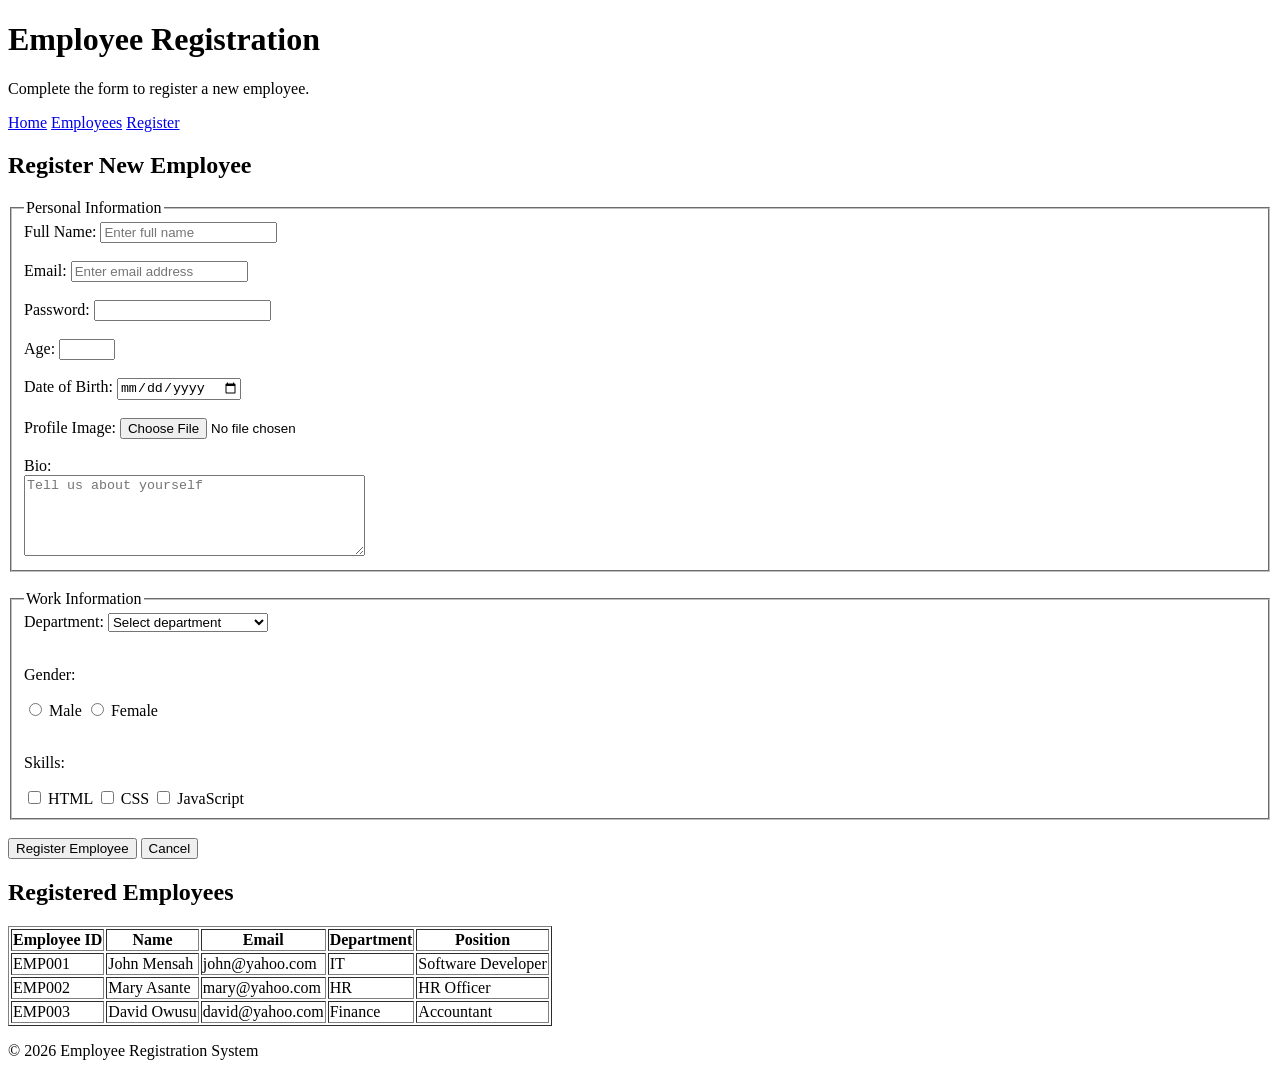
<file: index.html>
<!DOCTYPE html>
<html>
<head>
    <meta charset="UTF-8">
    <meta name="viewport" content="width=device-width, initial-scale=1.0">
    <title>Employee Registration</title>

    

</head>
<body>

    <!-- Header -->
    <header>
        <h1>Employee Registration</h1>
        <p>Complete the form to register a new employee.</p>
    </header>

    <!-- Navigation -->
    <nav>
        <a href="#">Home</a>
        <a href="#">Employees</a>
        <a href="#">Register</a>
    </nav>

    <!-- Main Content -->
    <main>

        <!-- Employee Registration Form -->
        <section>
            <h2>Register New Employee</h2>

            <form>

                <fieldset>
                    <legend>Personal Information</legend>

                    <label for="fullname">Full Name:</label>
                    <input type="text" id="fullname" name="fullname"
                           placeholder="Enter full name" required>

                    <br><br>

                    <label for="email">Email:</label>
                    <input type="email" id="email" name="email"
                           placeholder="Enter email address" required>

                    <br><br>

                    <label for="password">Password:</label>
                    <input type="password" id="password" name="password"
                           minlength="8" required>

                    <br><br>

                    <label for="age">Age:</label>
                    <input type="number" id="age" name="age"
                           min="18" max="100" required>

                    <br><br>

                    <label for="date">Date of Birth:</label>
                    <input type="date" id="date" name="date">

                    <br><br>

                    <label for="profile">Profile Image:</label>
                    <input type="file" id="profile" name="profile">

                    <br><br>

                    <label for="bio">Bio:</label>
                    <br>
                    <textarea id="bio" name="bio"
                              placeholder="Tell us about yourself"
                              rows="5" cols="40"></textarea>

                </fieldset>

                <br>

                <!-- Department -->
                <fieldset>
                    <legend>Work Information</legend>

                    <label for="department">Department:</label>

                    <select id="department" name="department" required>
                        <option value="">Select department</option>
                        <option value="it">Information Technology</option>
                        <option value="hr">Human Resources</option>
                        <option value="finance">Finance</option>
                        <option value="marketing">Marketing</option>
                    </select>

                    <br><br>

                    <!-- Gender -->
                    <p>Gender:</p>

                    <input type="radio" id="male" name="gender" value="male">
                    <label for="male">Male</label>

                    <input type="radio" id="female" name="gender" value="female">
                    <label for="female">Female</label>

                    <br><br>

                    <!-- Skills -->
                    <p>Skills:</p>

                    <input type="checkbox" id="html" name="skills" value="html">
                    <label for="html">HTML</label>

                    <input type="checkbox" id="css" name="skills" value="css">
                    <label for="css">CSS</label>

                    <input type="checkbox" id="javascript" name="skills" value="javascript">
                    <label for="javascript">JavaScript</label>

                </fieldset>

                <br>

                <!-- Buttons -->
                <button type="submit">Register Employee</button>
                <button type="reset">Cancel</button>

            </form>
        </section>


        <!-- Registered Employees -->
        <section>
            <h2>Registered Employees</h2>

            <table border="1">

                <thead>
                    <tr>
                        <th>Employee ID</th>
                        <th>Name</th>
                        <th>Email</th>
                        <th>Department</th>
                        <th>Position</th>
                    </tr>
                </thead>

                <tbody>
                    <tr>
                        <td>EMP001</td>
                        <td>John Mensah</td>
                        <td>john@yahoo.com</td>
                        <td>IT</td>
                        <td>Software Developer</td>
                    </tr>

                    <tr>
                        <td>EMP002</td>
                        <td>Mary Asante</td>
                        <td>mary@yahoo.com</td>
                        <td>HR</td>
                        <td>HR Officer</td>
                    </tr>

                    <tr>
                        <td>EMP003</td>
                        <td>David Owusu</td>
                        <td>david@yahoo.com</td>
                        <td>Finance</td>
                        <td>Accountant</td>
                    </tr>
                </tbody>

            </table>
        </section>

    </main>

    <!-- Footer -->
    <footer>
        <p>&copy; 2026 Employee Registration System</p>
    </footer>

</body>
</html>
</file>
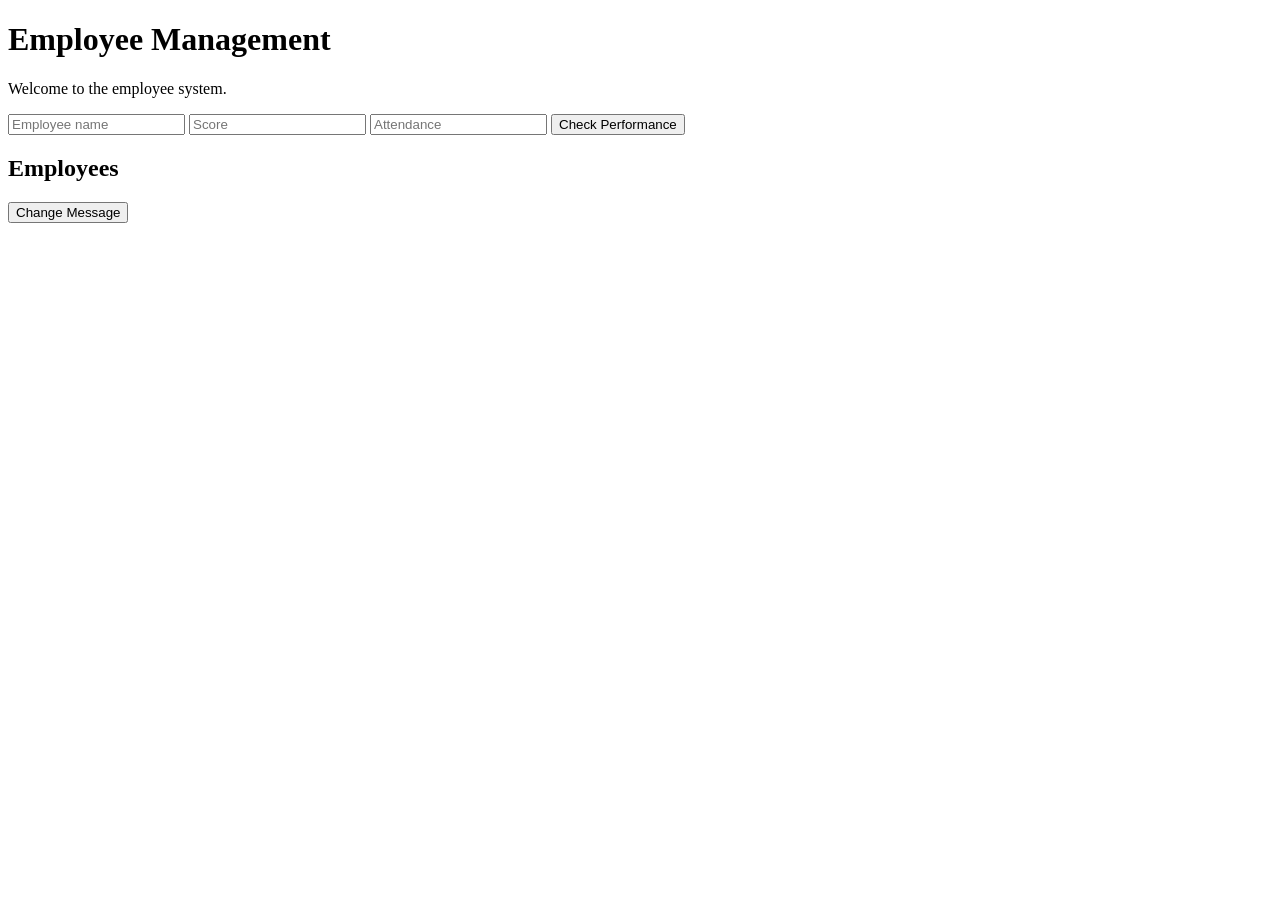
<file: day5/index.html>
<!DOCTYPE html>
<html lang="en">
<head>
    <meta charset="UTF-8">
    <meta name="viewport" content="width=device-width, initial-scale=1.0">
    <title>JavaScript Day 5</title>
</head>
<body>

    <h1 id="title">Employee Management</h1>

    <p id="message">Welcome to the employee system.</p>
    <form id="employeeForm">
    <input type="text" id="employeeName" placeholder="Employee name">

    <input type="number" id="employeeScore" placeholder="Score">

    <input type="number" id="employeeAttendance" placeholder="Attendance">

    <button type="submit">Check Performance</button>
</form>
<h2>Employees</h2>

<ul id="employeeList"></ul>

    <button id="changeButton">Change Message</button>

    <script src="script.js"></script>
</body>
</html>
</file>
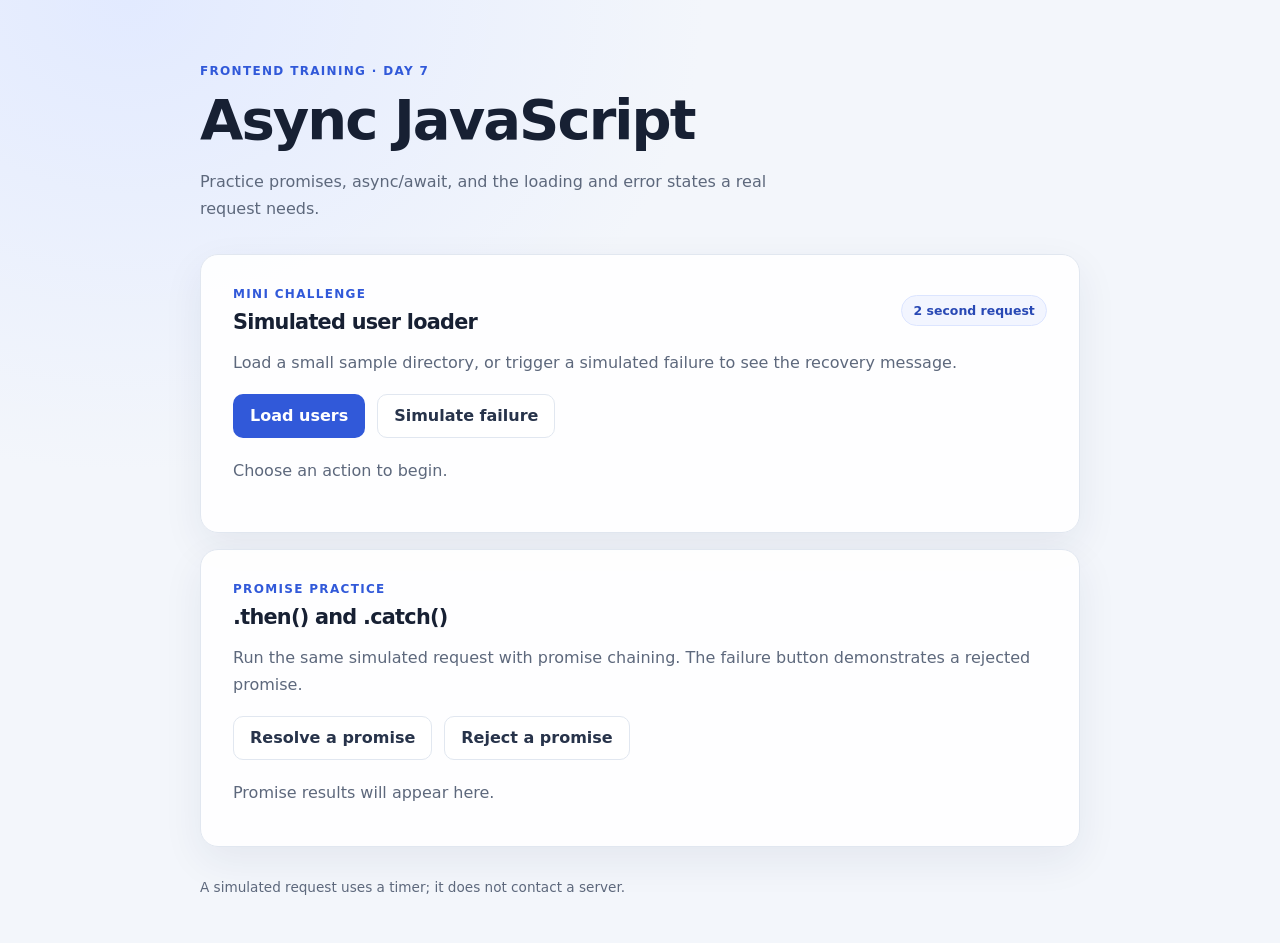
<file: day7/index.html>
﻿<!DOCTYPE html>
<html lang="en">
<head>
    <meta charset="UTF-8">
    <meta name="viewport" content="width=device-width, initial-scale=1.0">
    <meta name="description" content="Day 7 practice with JavaScript promises and asynchronous loading.">
    <title>Day 7 | Async JavaScript</title>
    <link rel="stylesheet" href="css/styles.css">
    <script src="js/app.js" defer></script>
</head>
<body>
    <main class="page-shell">
        <header class="page-header">
            <p class="eyebrow">Frontend training · Day 7</p>
            <h1>Async JavaScript</h1>
            <p class="intro">Practice promises, async/await, and the loading and error states a real request needs.</p>
        </header>

        <section class="panel loader-panel" aria-labelledby="loader-title">
            <div class="section-heading">
                <div>
                    <p class="eyebrow">Mini challenge</p>
                    <h2 id="loader-title">Simulated user loader</h2>
                </div>
                <span class="badge">2 second request</span>
            </div>
            <p>Load a small sample directory, or trigger a simulated failure to see the recovery message.</p>
            <div class="actions">
                <button id="loadUsersButton" class="button button-primary" type="button">Load users</button>
                <button id="simulateFailureButton" class="button button-secondary" type="button">Simulate failure</button>
            </div>
            <p id="statusMessage" class="status" role="status" aria-live="polite">Choose an action to begin.</p>
            <ul id="userList" class="user-list" aria-label="Loaded users"></ul>
        </section>

        <section class="panel practice-panel" aria-labelledby="practice-title">
            <p class="eyebrow">Promise practice</p>
            <h2 id="practice-title">.then() and .catch()</h2>
            <p>Run the same simulated request with promise chaining. The failure button demonstrates a rejected promise.</p>
            <div class="actions">
                <button id="promiseSuccessButton" class="button button-secondary" type="button">Resolve a promise</button>
                <button id="promiseFailureButton" class="button button-secondary" type="button">Reject a promise</button>
            </div>
            <p id="promiseMessage" class="status" role="status" aria-live="polite">Promise results will appear here.</p>
        </section>

        <footer class="page-footer">A simulated request uses a timer; it does not contact a server.</footer>
    </main>
</body>
</html>
</file>
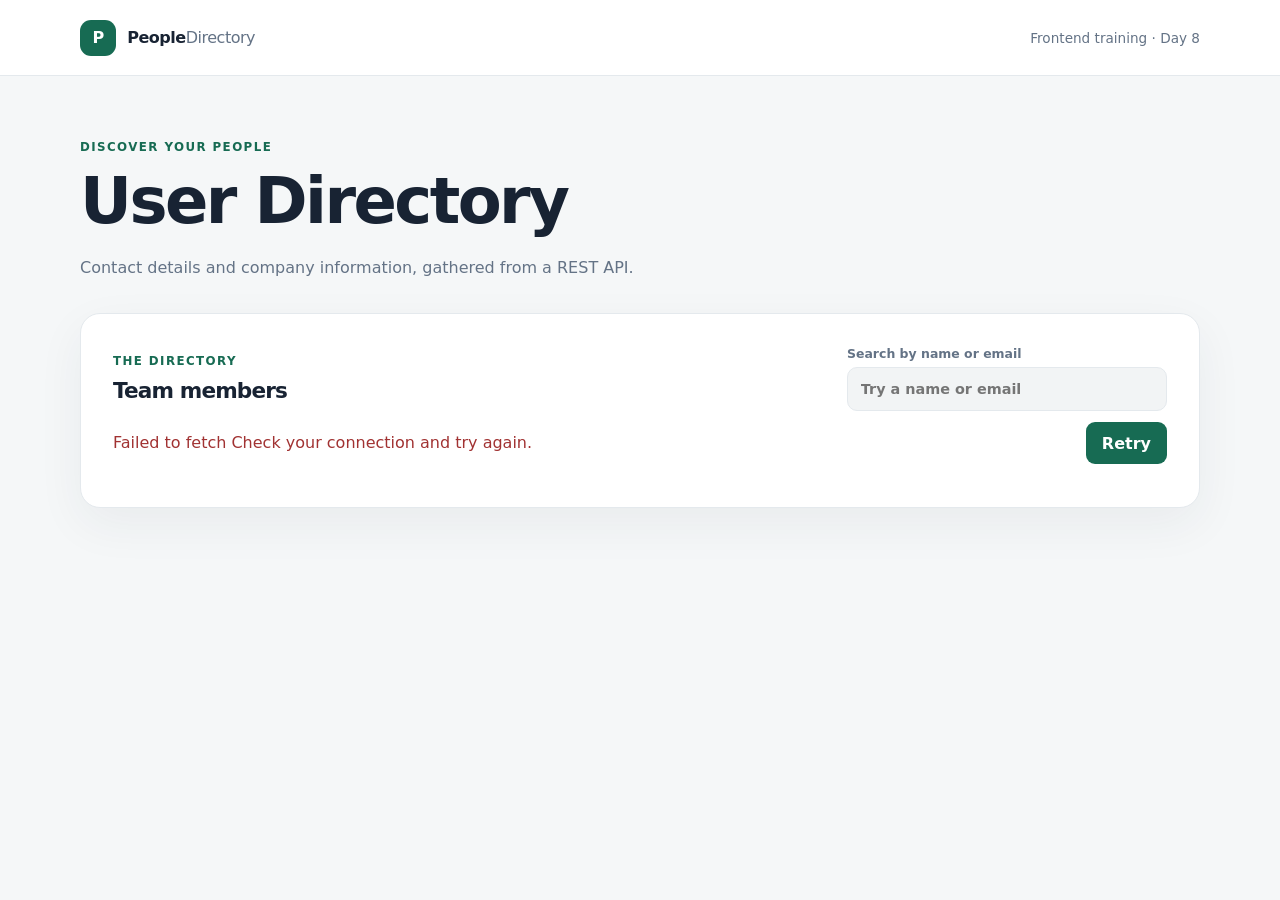
<file: day8/index.html>
﻿<!DOCTYPE html>
<html lang="en">
<head>
    <meta charset="UTF-8">
    <meta name="viewport" content="width=device-width, initial-scale=1.0">
    <meta name="description" content="A responsive user directory powered by JSONPlaceholder.">
    <title>User Directory | Day 8</title>
    <link rel="stylesheet" href="css/styles.css">
    <script src="js/app.js" defer></script>
</head>
<body>
    <header class="site-header">
        <a class="brand" href="./" aria-label="People Directory home">
            <span class="brand-mark" aria-hidden="true">P</span>
            <span>People<span class="brand-light">Directory</span></span>
        </a>
        <span class="header-note">Frontend training · Day 8</span>
    </header>

    <main class="page-shell">
        <section class="page-intro" aria-labelledby="page-title">
            <p class="eyebrow">Discover your people</p>
            <h1 id="page-title">User Directory</h1>
            <p>Contact details and company information, gathered from a REST API.</p>
        </section>

        <section class="directory-panel" aria-labelledby="directory-title">
            <div class="directory-heading">
                <div>
                    <p class="eyebrow">The directory</p>
                    <h2 id="directory-title">Team members</h2>
                </div>
                <label class="search-field">
                    <span>Search by name or email</span>
                    <input id="userSearch" type="search" placeholder="Try a name or email" autocomplete="off" disabled>
                </label>
            </div>
            <div class="directory-toolbar">
                <p id="directoryStatus" class="directory-status" role="status" aria-live="polite">Loading users…</p>
                <button id="retryButton" class="retry-button" type="button" hidden>Retry</button>
            </div>
            <div id="userGrid" class="user-grid"></div>
            <p id="emptyMessage" class="empty-message" hidden></p>
        </section>
    </main>
</body>
</html>
</file>
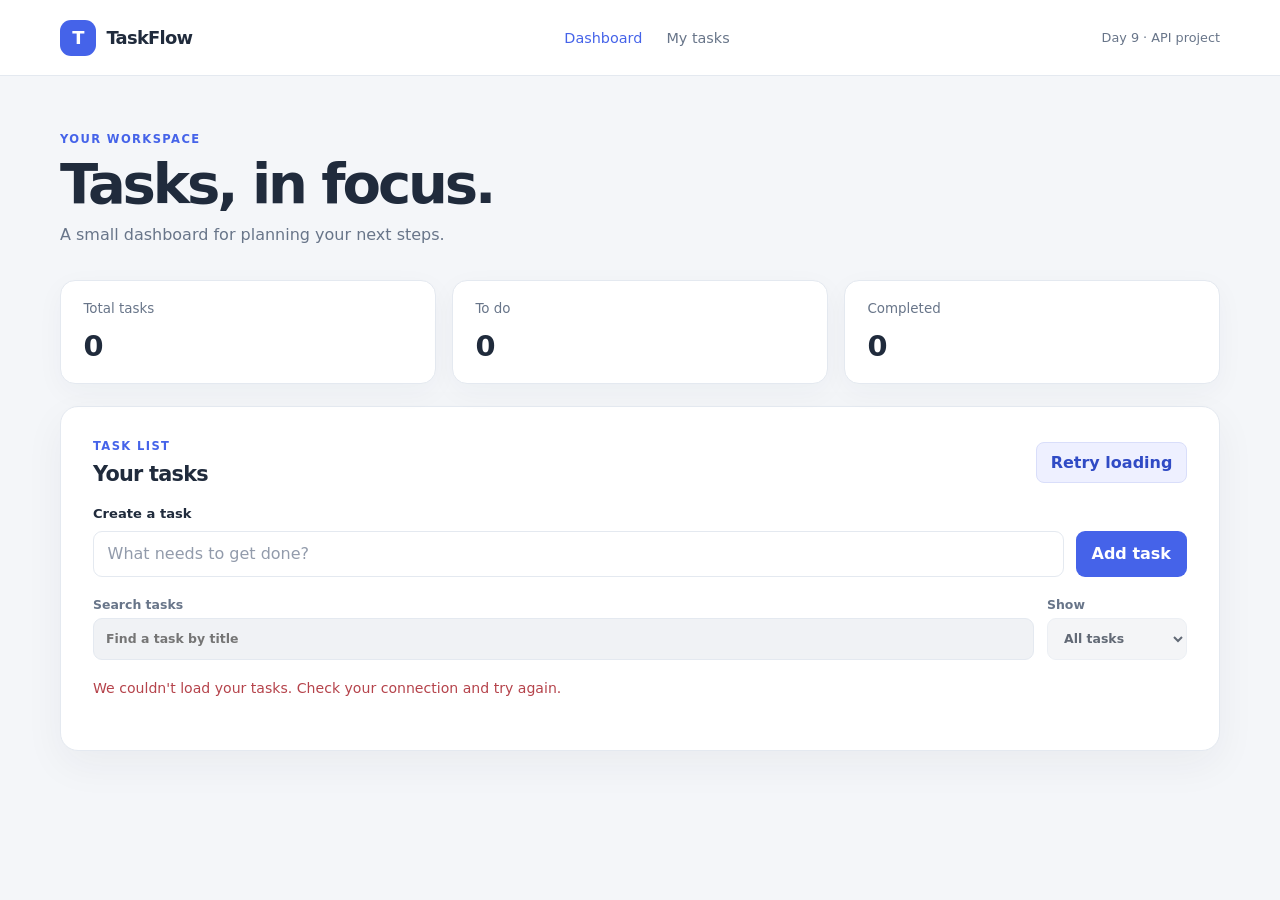
<file: day9/index.html>
﻿<!DOCTYPE html>
<html lang="en">
<head>
    <meta charset="UTF-8">
    <meta name="viewport" content="width=device-width, initial-scale=1.0">
    <meta name="description" content="A task dashboard for practicing REST API requests with JavaScript.">
    <title>TaskFlow | API Dashboard</title>
    <link rel="stylesheet" href="css/styles.css">
    <script type="module" src="js/app.js"></script>
</head>
<body>
    <header class="site-header">
        <a class="brand" href="./"><span class="brand-mark" aria-hidden="true">T</span>TaskFlow</a>
        <nav aria-label="Main navigation">
            <a class="active" href="#dashboard">Dashboard</a>
            <a href="#tasks">My tasks</a>
        </nav>
        <span class="training-label">Day 9 · API project</span>
    </header>

    <main id="dashboard" class="page-shell">
        <section class="page-heading" aria-labelledby="page-title">
            <div>
                <p class="eyebrow">Your workspace</p>
                <h1 id="page-title">Tasks, in focus.</h1>
                <p>A small dashboard for planning your next steps.</p>
            </div>
        </section>

        <section class="summary-grid" aria-label="Task summary">
            <article class="summary-card">
                <p>Total tasks</p>
                <strong id="totalCount">—</strong>
            </article>
            <article class="summary-card">
                <p>To do</p>
                <strong id="openCount">—</strong>
            </article>
            <article class="summary-card">
                <p>Completed</p>
                <strong id="completedCount">—</strong>
            </article>
        </section>

        <section id="tasks" class="task-panel" aria-labelledby="tasks-title">
            <div class="panel-heading">
                <div>
                    <p class="eyebrow">Task list</p>
                    <h2 id="tasks-title">Your tasks</h2>
                </div>
                <button id="retryButton" class="retry-button" type="button" hidden>Retry loading</button>
            </div>
            <form id="taskForm" class="task-form" aria-busy="false">
                <label for="taskTitle">Create a task</label>
                <div class="task-form-row">
                    <input id="taskTitle" name="title" type="text" maxlength="120" placeholder="What needs to get done?" aria-describedby="dashboardMessage" required>
                    <button id="submitTaskButton" class="primary-button" type="submit">Add task</button>
                </div>
            </form>
            <div class="task-controls">
                <label class="search-label" for="taskSearch">Search tasks
                    <input id="taskSearch" type="search" placeholder="Find a task by title" autocomplete="off" disabled>
                </label>
                <label class="filter-label" for="taskFilter">Show
                    <select id="taskFilter" disabled>
                        <option value="all">All tasks</option>
                        <option value="open">To do</option>
                        <option value="completed">Completed</option>
                    </select>
                </label>
            </div>
            <p id="dashboardMessage" class="dashboard-message" role="status" aria-live="polite">Loading tasks…</p>
            <div id="taskList" class="task-list"></div>
            <p id="emptyState" class="empty-state" hidden></p>
        </section>
    </main>

    <dialog id="taskDialog" class="task-dialog" aria-labelledby="taskDialogTitle">
        <form method="dialog" class="dialog-close-form">
            <button class="icon-button" aria-label="Close task details">×</button>
        </form>
        <div id="taskDialogContent"></div>
    </dialog>
</body>
</html>
</file>
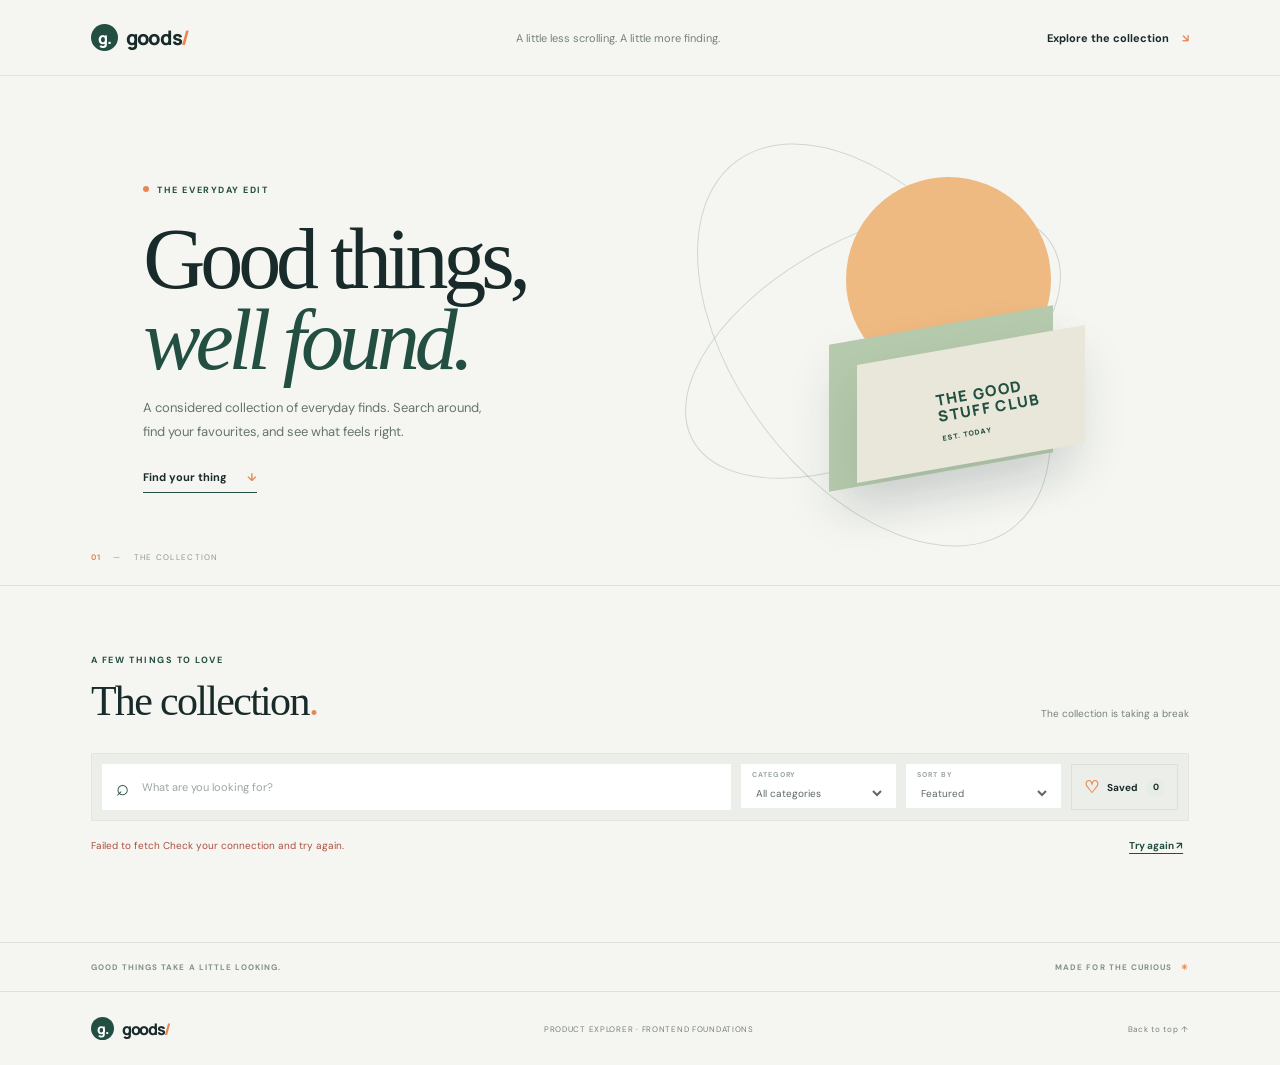
<file: product-explorer/index.html>
<!doctype html>
<html lang="en">
<head>
  <meta charset="utf-8">
  <meta name="viewport" content="width=device-width, initial-scale=1">
  <meta name="description" content="Explore products from a public API. Search, filter, sort, and save favourites.">
  <meta name="theme-color" content="#f5f6f2">
  <title>Goods — Product Explorer</title>
  <link rel="preconnect" href="https://dummyjson.com">
  <link rel="preconnect" href="https://cdn.dummyjson.com" crossorigin>
  <link rel="stylesheet" href="css/styles.css">
  <script type="module" src="js/app.js"></script>
</head>
<body>
  <header class="site-header">
    <a class="wordmark" href="./" aria-label="Goods home"><span class="wordmark-mark" aria-hidden="true">g.</span>goods<span class="wordmark-period">/</span></a>
    <span class="header-note">A little less scrolling. A little more finding.</span>
    <a class="header-link" href="#catalog">Explore the collection <span aria-hidden="true">↘</span></a>
  </header>

  <main>
    <section class="hero" aria-labelledby="page-title">
      <div class="hero-copy">
        <p class="eyebrow"><span class="eyebrow-dot" aria-hidden="true"></span>THE EVERYDAY EDIT</p>
        <h1 id="page-title">Good things,<br><span>well found.</span></h1>
        <p class="hero-description">A considered collection of everyday finds. Search around, find your favourites, and see what feels right.</p>
        <a class="hero-link" href="#catalog">Find your thing <span aria-hidden="true">↓</span></a>
      </div>
      <div class="hero-art" aria-hidden="true">
        <div class="hero-orbit orbit-one"></div><div class="hero-orbit orbit-two"></div>
        <div class="hero-sun"></div><div class="hero-slab slab-back"></div><div class="hero-slab slab-front"></div>
        <div class="hero-label">THE GOOD<br>STUFF CLUB<br><span>EST. TODAY</span></div>
      </div>
      <div class="hero-index" aria-hidden="true"><span>01</span><span>—</span><span>THE COLLECTION</span></div>
    </section>

    <section class="catalog" id="catalog" aria-labelledby="catalog-title">
      <div class="section-heading">
        <div><p class="eyebrow">A FEW THINGS TO LOVE</p><h2 id="catalog-title">The collection<span class="heading-period">.</span></h2></div>
        <p id="resultCount" class="result-count" aria-live="polite">Getting things ready…</p>
      </div>
      <div class="toolbar" aria-label="Product controls">
        <label class="search-control"><span class="visually-hidden">Search products by name</span><span class="search-icon" aria-hidden="true">⌕</span><input id="searchInput" type="search" placeholder="What are you looking for?" autocomplete="off" disabled></label>
        <label class="select-control"><span class="control-caption">CATEGORY</span><select id="categorySelect" disabled><option value="all">All categories</option></select></label>
        <label class="select-control sort-control"><span class="control-caption">SORT BY</span><select id="sortSelect" disabled><option value="featured">Featured</option><option value="price-asc">Price: low to high</option><option value="price-desc">Price: high to low</option></select></label>
        <button id="favoritesToggle" class="favorites-toggle" type="button" aria-pressed="false" disabled><span aria-hidden="true">♡</span><span>Saved</span><span id="favoriteCount" class="favorite-count">0</span></button>
      </div>
      <div class="status-row"><p id="statusMessage" class="status-message" role="status" aria-live="polite">Finding the good stuff…</p><button id="retryButton" class="retry-button" type="button" hidden>Try again <span aria-hidden="true">↗</span></button></div>
      <div id="productGrid" class="product-grid" aria-busy="true"></div>
      <div id="emptyState" class="empty-state" hidden><span class="empty-spark" aria-hidden="true">✳</span><h3>No finds this time.</h3><p>Try a different search or category and have another look.</p><button id="resetFiltersButton" class="reset-button" type="button">Clear filters</button></div>
    </section>
    <aside class="bottom-note"><span>GOOD THINGS TAKE A LITTLE LOOKING.</span><span>MADE FOR THE CURIOUS <b aria-hidden="true">✳</b></span></aside>
  </main>

  <dialog id="productDialog" class="product-dialog" aria-labelledby="dialogTitle"><button id="closeDialogButton" class="dialog-close" type="button" aria-label="Close product details">×</button><div id="dialogContent"></div></dialog>
  <footer class="site-footer"><a class="wordmark footer-wordmark" href="./"><span class="wordmark-mark" aria-hidden="true">g.</span>goods<span class="wordmark-period">/</span></a><p>PRODUCT EXPLORER · FRONTEND FOUNDATIONS</p><a href="#page-title">Back to top ↑</a></footer>
</body>
</html>
</file>
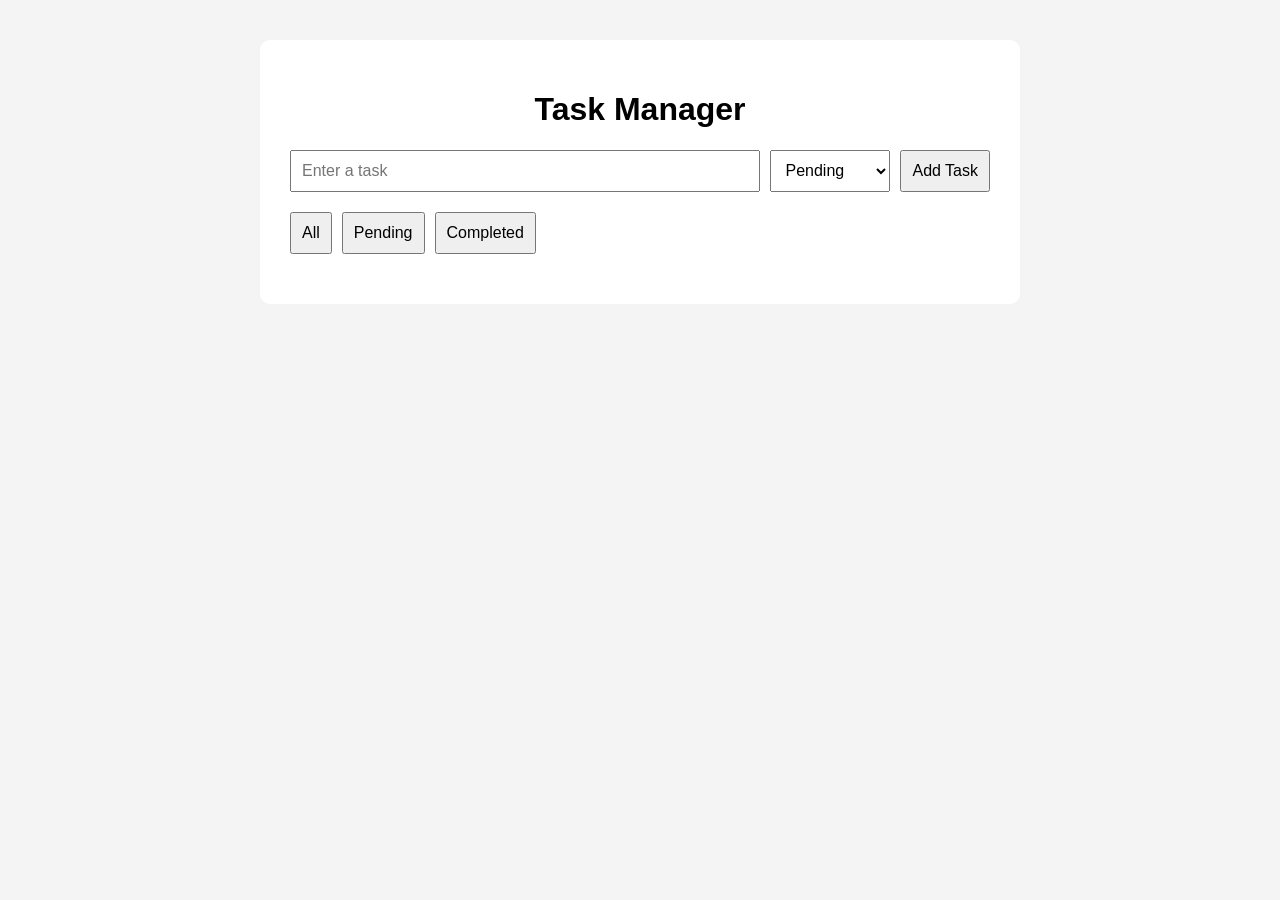
<file: task-manager/index.html>
<!DOCTYPE html>
<html lang="en">
<head>
    <meta charset="UTF-8">
    <meta name="viewport" content="width=device-width, initial-scale=1.0">

    <title>Task Manager</title>

    <link rel="stylesheet" href="css/styles.css">
</head>

<body>

    <main class="container">

        <h1>Task Manager</h1>

        <form id="taskForm">

            <input
                type="text"
                id="taskTitle"
                placeholder="Enter a task"
            >

            <select id="taskStatus">
                <option value="pending">Pending</option>
                <option value="completed">Completed</option>
            </select>

            <button type="submit">Add Task</button>

        </form>

        <p id="message"></p>

        <div class="filters">
            <button id="allFilter">All</button>
            <button id="pendingFilter">Pending</button>
            <button id="completedFilter">Completed</button>
        </div>

        <ul id="taskList"></ul>

    </main>

    <script src="js/app.js"></script>

</body>
</file>
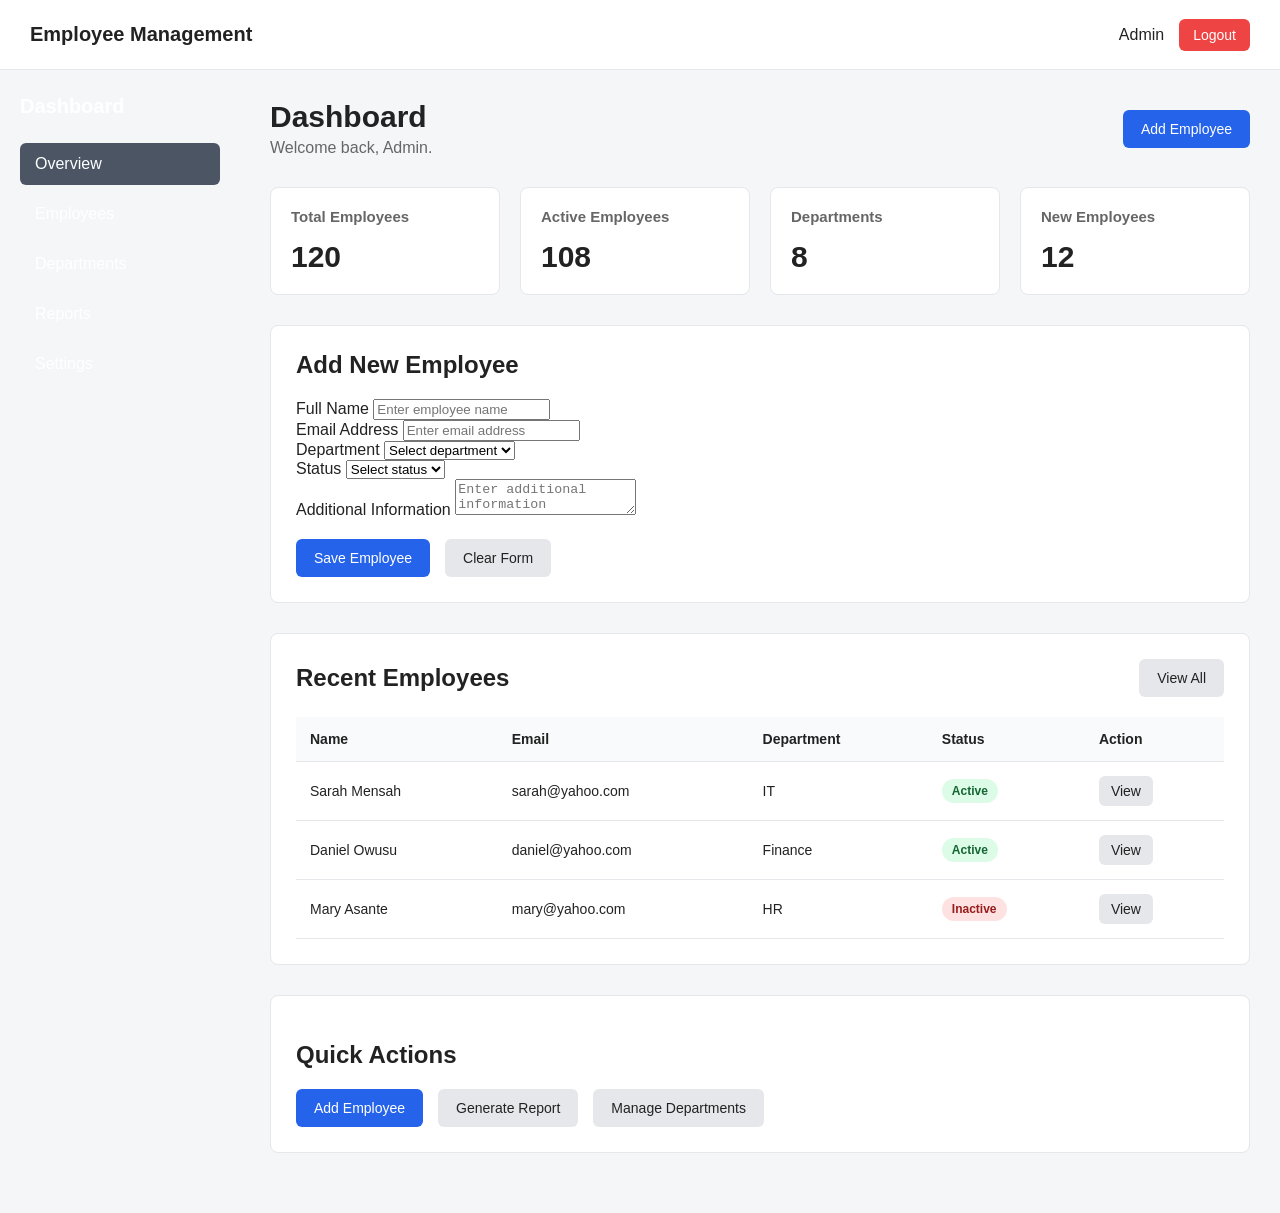
<file: dashboard.html>
<!DOCTYPE html>
<html lang="en">

<head>
    <meta charset="UTF-8">
    <meta name="viewport" content="width=device-width, initial-scale=1.0">

    <title>Admin Dashboard</title>

    <link rel="stylesheet" href="css/styles.css">
</head>

<body>

    <!-- Dashboard Header -->
    <header class="dashboard-header">

        <div class="logo">
            Employee Management
        </div>

        <div class="user-area">
            <span>Admin</span>
            <button type="button">Logout</button>
        </div>

    </header>


    <!-- Dashboard Layout -->
    <div class="dashboard-layout">

        <!-- Sidebar -->
        <aside class="sidebar">

            <h2>Dashboard</h2>

            <nav class="sidebar-nav" arial-label="Main navigation">
                <a href="#" class="active">Overview</a>
                <a href="#">Employees</a>
                <a href="#">Departments</a>
                <a href="#">Reports</a>
                <a href="#">Settings</a>
            </nav>

        </aside>


        <!-- Main Content -->
        <main class="dashboard-main">

            <section class="page-heading">
                <div>
                    <h1>Dashboard</h1>
                    <p>Welcome back, Admin.</p>
                </div>

                <button type="button" class="primary-button">
                    Add Employee
                </button>
            </section>


            <!-- Statistic Cards -->
            <section class="stats-grid">

                <article class="stat-card">
                    <h3>Total Employees</h3>
                    <p class="stat-number">120</p>
                </article>

                <article class="stat-card">
                    <h3>Active Employees</h3>
                    <p class="stat-number">108</p>
                </article>

                <article class="stat-card">
                    <h3>Departments</h3>
                    <p class="stat-number">8</p>
                </article>

                <article class="stat-card">
                    <h3>New Employees</h3>
                    <p class="stat-number">12</p>
                </article>

            </section>


            <!-- Add Employee Form -->
<section class="dashboard-section">

    <div class="section-heading">
        <h2>Add New Employee</h2>
    </div>

    <form>

        <div class="form-grid">

            <!-- Employee Name -->
            <div class="form-group">
                <label for="employee-name">Full Name</label>
                <input
                    type="text"
                    id="employee-name"
                    name="employee-name"
                    placeholder="Enter employee name"
                    required
                >
            </div>


            <!-- Email -->
            <div class="form-group">
                <label for="employee-email">Email Address</label>
                <input
                    type="email"
                    id="employee-email"
                    name="employee-email"
                    placeholder="Enter email address"
                    required
                >
            </div>


            <!-- Department -->
            <div class="form-group">
                <label for="department">Department</label>

                <select id="department" name="department" required>
                    <option value="">Select department</option>
                    <option value="it">IT</option>
                    <option value="finance">Finance</option>
                    <option value="hr">HR</option>
                    <option value="marketing">Marketing</option>
                </select>
            </div>


            <!-- Employment Status -->
            <div class="form-group">
                <label for="status">Status</label>

                <select id="status" name="status" required>
                    <option value="">Select status</option>
                    <option value="active">Active</option>
                    <option value="inactive">Inactive</option>
                </select>
            </div>


            <!-- Employee Description -->
            <div class="form-group">
                <label for="description">Additional Information</label>

                <textarea
                    id="description"
                    name="description"
                    placeholder="Enter additional information"
                ></textarea>
            </div>

        </div>


        <div class="action-buttons">

            <button type="submit" class="primary-button">
                Save Employee
            </button>

            <button type="reset" class="secondary-button">
                Clear Form
            </button>

        </div>

    </form>

</section>
            <section class="dashboard-section">

                <div class="section-heading">
                    <h2>Recent Employees</h2>

                    <button type="button" class="secondary-button">
                        View All
                    </button>
                </div>


                <div class="table-container">

                    <table>

                        <thead>
                            <tr>
                                <th>Name</th>
                                <th>Email</th>
                                <th>Department</th>
                                <th>Status</th>
                                <th>Action</th>
                            </tr>
                        </thead>

                        <tbody>

                            <tr>
                                <td>Sarah Mensah</td>
                                <td>sarah@yahoo.com</td>
                                <td>IT</td>
                                <td>
                                    <span class="badge active-badge">
                                        Active
                                    </span>
                                </td>
                                <td>
                                    <button type="button" class="small-button">
                                        View
                                    </button>
                                </td>
                            </tr>

                            <tr>
                                <td>Daniel Owusu</td>
                                <td>daniel@yahoo.com</td>
                                <td>Finance</td>
                                <td>
                                    <span class="badge active-badge">
                                        Active
                                    </span>
                                </td>
                                <td>
                                    <button type="button" class="small-button">
                                        View
                                    </button>
                                </td>
                            </tr>

                            <tr>
                                <td>Mary Asante</td>
                                <td>mary@yahoo.com</td>
                                <td>HR</td>
                                <td>
                                    <span class="badge inactive-badge">
                                        Inactive
                                    </span>
                                </td>
                                <td>
                                    <button type="button" class="small-button">
                                        View
                                    </button>
                                </td>
                            </tr>

                        </tbody>

                    </table>

                </div>

            </section>


            <!-- Quick Actions -->
            <section class="dashboard-section">

                <h2>Quick Actions</h2>

                <div class="action-buttons">

                    <button type="button" class="primary-button">
                        Add Employee
                    </button>

                    <button type="button" class="secondary-button">
                        Generate Report
                    </button>

                    <button type="button" class="secondary-button">
                        Manage Departments
                    </button>

                </div>

            </section>

        </main>

    </div>

</body>

</html>
</file>
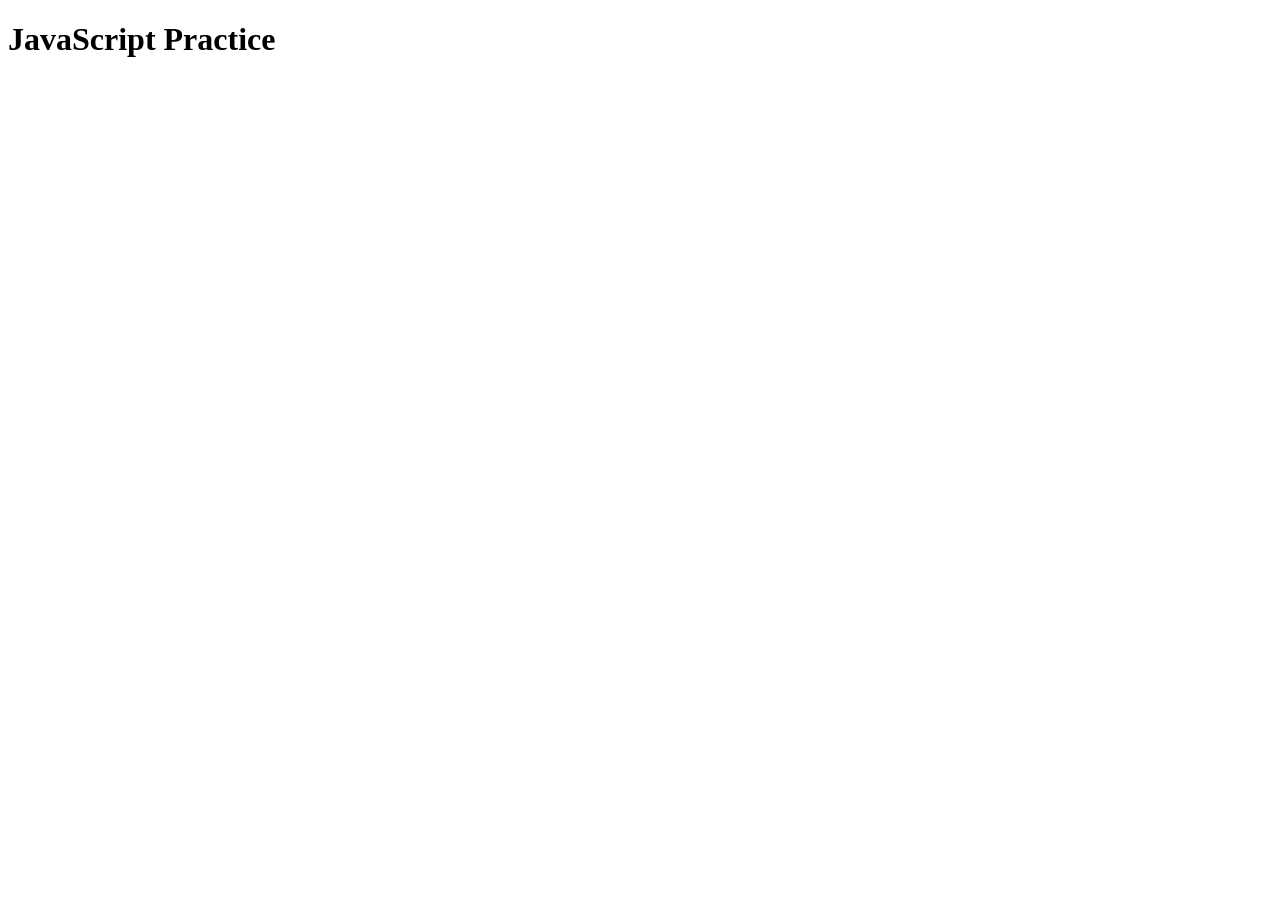
<file: javascript/test .html>
<!DOCTYPE html>
<html lang="en">
<head>
    <meta charset="UTF-8">
    <meta name="viewport" content="width=device-width, initial-scale=1.0">
    <title>Day 4 JavaScript Practice</title>
</head>

<body>

    <h1>JavaScript Practice</h1>

    <script src="day4.js"></script>
</body>
</html>
</file>
<file: day7/css/styles.css>
﻿:root {
    color-scheme: light;
    font-family: Inter, ui-sans-serif, system-ui, -apple-system, BlinkMacSystemFont, "Segoe UI", sans-serif;
    color: #172033;
    background: #f3f6fb;
    font-synthesis: none;
    text-rendering: optimizeLegibility;
    --muted: #5d687c;
    --line: #e1e7f0;
    --blue: #3159d9;
}
* { box-sizing: border-box; }
body {
    min-width: 320px;
    min-height: 100vh;
    margin: 0;
    background: radial-gradient(ellipse at 10% 0%, #e2eaff 0, transparent 36rem), #f3f6fb;
}
button { font: inherit; }
.page-shell { width: min(100% - 2rem, 880px); margin: 0 auto; padding: 4rem 0 2rem; }
.page-header { margin-bottom: 2rem; }
.eyebrow { margin: 0 0 .55rem; color: var(--blue); font-size: .75rem; font-weight: 750; letter-spacing: .11em; text-transform: uppercase; }
h1, h2 { margin: 0; letter-spacing: -.035em; }
h1 { font-size: clamp(2.25rem, 6vw, 3.5rem); }
h2 { font-size: 1.3rem; }
.intro { max-width: 620px; color: var(--muted); line-height: 1.7; }
.panel { margin: 1rem 0; padding: clamp(1.25rem, 4vw, 2rem); border: 1px solid var(--line); border-radius: 18px; background: rgb(255 255 255 / 92%); box-shadow: 0 14px 40px rgb(31 48 86 / 7%); }
.panel > p:not(.eyebrow) { color: var(--muted); line-height: 1.65; }
.section-heading { display: flex; align-items: center; justify-content: space-between; gap: 1rem; }
.badge { padding: .45rem .7rem; border: 1px solid #dce5ff; border-radius: 999px; background: #f2f5ff; color: #2949b5; font-size: .78rem; font-weight: 650; white-space: nowrap; }
.actions { display: flex; flex-wrap: wrap; gap: .75rem; margin-top: 1.1rem; }
.button { min-height: 44px; padding: .7rem 1rem; border: 1px solid transparent; border-radius: 10px; cursor: pointer; font-weight: 700; transition: transform .15s ease, background .15s ease; }
.button:hover:not(:disabled) { transform: translateY(-1px); }
.button:focus-visible { outline: 3px solid #a9baff; outline-offset: 3px; }
.button:disabled { cursor: wait; opacity: .65; }
.button-primary { background: var(--blue); color: white; }
.button-primary:hover:not(:disabled) { background: #2448c2; }
.button-secondary { border-color: var(--line); background: white; color: #27334a; }
.button-secondary:hover:not(:disabled) { background: #f6f8fc; }
.status { min-height: 1.5rem; margin: 1.25rem 0 .5rem; color: var(--muted); }
.status[data-kind="error"] { color: #b42335; }
.status[data-kind="success"] { color: #18734a; }
.user-list { display: grid; grid-template-columns: repeat(2, minmax(0, 1fr)); gap: .75rem; margin: 1rem 0 0; padding: 0; list-style: none; }
.user-card { padding: 1rem; border: 1px solid var(--line); border-radius: 12px; background: #fbfcff; }
.user-card strong { display: block; margin-bottom: .3rem; }
.user-card span { color: var(--muted); font-size: .9rem; }
.page-footer { padding: 1rem 0; color: var(--muted); font-size: .85rem; }
@media (max-width: 560px) {
    .page-shell { padding-top: 2.5rem; }
    .section-heading { align-items: flex-start; flex-direction: column; }
    .user-list { grid-template-columns: 1fr; }
    .actions .button { flex: 1 1 100%; }
}
</file>
<file: day8/css/styles.css>
﻿:root {
    font-family: Inter, ui-sans-serif, system-ui, -apple-system, BlinkMacSystemFont, "Segoe UI", sans-serif;
    color: #182333;
    background: #f5f7f8;
    font-synthesis: none;
    text-rendering: optimizeLegibility;
    --muted: #647386;
    --line: #e4e9ed;
    --green: #176b53;
    --green-dark: #0f513e;
    --mint: #eaf5f0;
}
* { box-sizing: border-box; }
body { min-width: 320px; min-height: 100vh; margin: 0; }
a { color: inherit; text-decoration: none; }
.site-header {
    display: flex;
    align-items: center;
    justify-content: space-between;
    gap: 1rem;
    min-height: 76px;
    padding: 0 max(1.25rem, calc((100vw - 1120px) / 2));
    border-bottom: 1px solid var(--line);
    background: #fff;
}
.brand { display: inline-flex; align-items: center; gap: .7rem; font-weight: 750; letter-spacing: -.03em; }
.brand-mark { display: grid; width: 36px; height: 36px; place-items: center; border-radius: 11px; background: var(--green); color: white; }
.brand-light { color: var(--muted); font-weight: 500; }
.header-note { color: var(--muted); font-size: .85rem; }
.page-shell { width: min(100% - 2.5rem, 1120px); margin: 0 auto; padding: 4rem 0; }
.page-intro { margin-bottom: 2rem; }
.eyebrow { margin: 0 0 .6rem; color: var(--green); font-size: .74rem; font-weight: 750; letter-spacing: .12em; text-transform: uppercase; }
h1, h2 { margin: 0; letter-spacing: -.04em; }
h1 { font-size: clamp(2.4rem, 6vw, 4rem); }
h2 { font-size: 1.35rem; }
.page-intro > p:last-child { max-width: 560px; color: var(--muted); line-height: 1.7; }
.directory-panel { padding: clamp(1.25rem, 3vw, 2rem); border: 1px solid var(--line); border-radius: 20px; background: white; box-shadow: 0 16px 48px rgb(29 52 67 / 6%); }
.directory-heading { display: flex; align-items: center; justify-content: space-between; gap: 1rem; }
.directory-status { min-height: 1.5rem; color: var(--muted); line-height: 1.5; }
.user-grid { display: grid; grid-template-columns: repeat(3, minmax(0, 1fr)); gap: 1rem; }
@media (max-width: 820px) {
    .user-grid { grid-template-columns: repeat(2, minmax(0, 1fr)); }
}
@media (max-width: 560px) {
    .site-header { min-height: 64px; }
    .header-note { font-size: .75rem; }
    .page-shell { padding: 2.5rem 0; }
    .user-grid { grid-template-columns: 1fr; }
}

.user-card { position: relative; min-width: 0; padding: 1.25rem; border: 1px solid var(--line); border-radius: 15px; background: #fff; }
.user-avatar { display: grid; width: 44px; height: 44px; margin-bottom: 1rem; place-items: center; border-radius: 14px; background: var(--mint); color: var(--green-dark); font-size: .85rem; font-weight: 800; }
.user-card h3 { overflow-wrap: anywhere; margin: 0 0 .3rem; font-size: 1.05rem; letter-spacing: -.02em; }
.user-company { margin: 0 0 1.1rem; color: var(--green); font-size: .88rem; font-weight: 650; }
.contact-details { display: grid; grid-template-columns: 1fr; gap: .2rem; margin: 0; }
.contact-details dt { margin-top: .45rem; color: var(--muted); font-size: .72rem; font-weight: 700; letter-spacing: .06em; text-transform: uppercase; }
.contact-details dd { overflow-wrap: anywhere; margin: 0; color: #29364a; font-size: .9rem; }

.directory-heading { flex-wrap: wrap; }
.search-field { display: grid; gap: .4rem; width: min(100%, 320px); color: var(--muted); font-size: .78rem; font-weight: 650; }
.search-field input { width: 100%; min-height: 44px; padding: .65rem .8rem; border: 1px solid var(--line); border-radius: 10px; background: #fff; color: #182333; font: inherit; font-size: .9rem; }
.search-field input:focus-visible { outline: 3px solid #b9d9cd; border-color: var(--green); }

.directory-toolbar { display: flex; align-items: center; justify-content: space-between; gap: 1rem; }
.directory-status { margin: 1.25rem 0; }
.directory-status[data-kind="error"] { color: #a13232; }
.retry-button { min-height: 42px; padding: .6rem 1rem; border: 0; border-radius: 9px; background: var(--green); color: white; cursor: pointer; font: inherit; font-weight: 700; }
.retry-button:hover:not(:disabled) { background: var(--green-dark); }
.retry-button:focus-visible { outline: 3px solid #9bcdbb; outline-offset: 3px; }
.retry-button:disabled { cursor: wait; opacity: .65; }
.search-field input:disabled { background: #f2f4f5; cursor: wait; }
.empty-message { padding: 1rem; border: 1px dashed #cbd5d0; border-radius: 12px; background: #f8fbf9; color: var(--muted); text-align: center; }
@media (max-width: 560px) {
    .directory-toolbar { align-items: flex-start; flex-direction: column; }
}
</file>
<file: day9/css/styles.css>
﻿:root {
    font-family: Inter, ui-sans-serif, system-ui, -apple-system, BlinkMacSystemFont, "Segoe UI", sans-serif;
    color: #202b3c;
    background: #f4f6f9;
    font-synthesis: none;
    text-rendering: optimizeLegibility;
    --muted: #687589;
    --line: #e4e9f0;
    --blue: #4563e9;
    --blue-dark: #304bc5;
    --lavender: #eef0ff;
    --green: #1c805b;
    --amber: #b47818;
    --red: #b5434b;
}
* { box-sizing: border-box; }
body { min-width: 320px; min-height: 100vh; margin: 0; }
button, input, select, textarea { font: inherit; }
button { cursor: pointer; }
button:focus-visible, input:focus-visible, select:focus-visible, textarea:focus-visible, a:focus-visible {
    outline: 3px solid #aebaff;
    outline-offset: 3px;
}
.site-header {
    display: flex;
    min-height: 76px;
    align-items: center;
    justify-content: space-between;
    gap: 1.5rem;
    padding: 0 max(1.5rem, calc((100vw - 1160px) / 2));
    border-bottom: 1px solid var(--line);
    background: #fff;
}
.brand { display: inline-flex; align-items: center; gap: .65rem; font-size: 1.12rem; font-weight: 800; letter-spacing: -.04em; text-decoration: none; color: #202b3c; }
.brand-mark { display: grid; width: 36px; height: 36px; place-items: center; border-radius: 11px; background: var(--blue); color: #fff; }
.site-header nav { display: flex; align-items: center; gap: 1.5rem; }
.site-header nav a { color: var(--muted); font-size: .9rem; text-decoration: none; }
.site-header nav a:hover, .site-header nav a.active { color: var(--blue); }
.training-label { color: var(--muted); font-size: .8rem; }
.page-shell { width: min(100% - 3rem, 1160px); margin: 0 auto; padding: 3.5rem 0 4rem; }
.page-heading { display: flex; align-items: flex-end; justify-content: space-between; gap: 2rem; margin-bottom: 2rem; }
.eyebrow { margin: 0 0 .55rem; color: var(--blue); font-size: .72rem; font-weight: 800; letter-spacing: .12em; text-transform: uppercase; }
h1, h2, h3, p { margin-top: 0; }
h1 { margin-bottom: .55rem; font-size: clamp(2.3rem, 5vw, 3.5rem); letter-spacing: -.055em; line-height: 1.05; }
h2 { margin-bottom: 0; font-size: 1.3rem; letter-spacing: -.035em; }
.page-heading > div > p:last-child { margin-bottom: 0; color: var(--muted); line-height: 1.6; }
.summary-grid { display: grid; grid-template-columns: repeat(3, minmax(0, 1fr)); gap: 1rem; margin-bottom: 1.4rem; }
.summary-card { padding: 1.25rem 1.4rem; border: 1px solid var(--line); border-radius: 15px; background: #fff; box-shadow: 0 8px 28px rgb(31 45 67 / 4%); }
.summary-card p { margin-bottom: .8rem; color: var(--muted); font-size: .84rem; }
.summary-card strong { font-size: 1.8rem; letter-spacing: -.04em; }
.task-panel { padding: clamp(1.25rem, 3vw, 2rem); border: 1px solid var(--line); border-radius: 18px; background: #fff; box-shadow: 0 14px 40px rgb(31 45 67 / 5%); }
.panel-heading { display: flex; align-items: center; justify-content: space-between; gap: 1rem; margin-bottom: 1.2rem; }
.task-list { display: grid; gap: .75rem; }
@media (max-width: 760px) {
    .site-header { flex-wrap: wrap; padding: 1rem 1.25rem; }
    .site-header nav { order: 3; width: 100%; }
    .training-label { margin-left: auto; }
    .page-shell { width: min(100% - 2rem, 1160px); padding: 2.5rem 0; }
    .summary-grid { gap: .7rem; }
}
@media (max-width: 520px) {
    .site-header { gap: .9rem; }
    .site-header nav { gap: 1rem; }
    .training-label { font-size: .72rem; }
    .summary-grid { grid-template-columns: 1fr; }
    .summary-card { display: flex; align-items: center; justify-content: space-between; padding: 1rem 1.1rem; }
    .summary-card p { margin: 0; }
    .summary-card strong { font-size: 1.4rem; }
    .panel-heading { align-items: flex-start; flex-direction: column; }
}

.task-card { display: flex; align-items: center; justify-content: space-between; gap: 1rem; padding: 1rem 1.1rem; border: 1px solid var(--line); border-radius: 12px; background: #fff; }
.task-card-content { display: flex; min-width: 0; align-items: center; flex-wrap: wrap; gap: .75rem; }
.task-card h3 { overflow-wrap: anywhere; margin: 0; font-size: .96rem; font-weight: 650; }
.task-status { padding: .3rem .55rem; border-radius: 999px; font-size: .72rem; font-weight: 700; white-space: nowrap; }
.task-status.is-open { background: #fff4df; color: #80550e; }
.task-status.is-complete { background: #e8f5ee; color: #176646; }
.text-button { padding: .5rem .65rem; border: 0; border-radius: 7px; background: var(--lavender); color: var(--blue-dark); font-size: .82rem; font-weight: 700; white-space: nowrap; }
.text-button:hover { background: #e0e4ff; }
.task-dialog { width: min(100% - 2rem, 480px); padding: 1.5rem; border: 1px solid var(--line); border-radius: 16px; box-shadow: 0 20px 70px rgb(24 35 51 / 25%); }
.task-dialog::backdrop { background: rgb(18 28 45 / 45%); }
.dialog-close-form { display: flex; justify-content: flex-end; }
.icon-button { width: 36px; height: 36px; border: 0; border-radius: 9px; background: #f1f3f7; font-size: 1.4rem; }
#taskDialogContent h2 { margin: .5rem 0 1rem; }
#taskDialogContent p { color: var(--muted); }
@media (max-width: 520px) {
    .task-card { align-items: flex-start; flex-direction: column; }
}

.task-form { display: grid; gap: .6rem; margin: 1.25rem 0; }
.task-form > label { font-size: .82rem; font-weight: 700; }
.task-form-row { display: flex; gap: .7rem; }
.task-form input { width: 100%; min-width: 0; min-height: 46px; padding: .7rem .85rem; border: 1px solid var(--line); border-radius: 9px; background: #fff; color: #202b3c; }
.task-form input::placeholder { color: #929bab; }
.primary-button { min-height: 46px; padding: .7rem 1rem; border: 0; border-radius: 9px; background: var(--blue); color: #fff; font-weight: 750; white-space: nowrap; }
.primary-button:hover { background: var(--blue-dark); }
@media (max-width: 520px) {
    .task-form-row { flex-direction: column; }
}

.task-controls { display: flex; align-items: flex-end; gap: .8rem; margin: 1.25rem 0; }
.search-label, .filter-label { display: grid; gap: .4rem; color: var(--muted); font-size: .78rem; font-weight: 700; }
.search-label { flex: 1; }
.task-controls input, .task-controls select { min-height: 42px; padding: .6rem .75rem; border: 1px solid var(--line); border-radius: 9px; background: #fff; color: #202b3c; }
.filter-label select { min-width: 140px; }
.task-actions { display: flex; flex-wrap: wrap; gap: .35rem; }
.text-button-danger { background: #fff0f0; color: var(--red); }
.text-button-danger:hover { background: #ffe2e2; }
@media (max-width: 520px) {
    .task-controls { align-items: stretch; flex-direction: column; }
    .filter-label select { width: 100%; }
    .task-actions { width: 100%; }
}

.retry-button { min-height: 40px; padding: .6rem .85rem; border: 1px solid #d9defa; border-radius: 8px; background: var(--lavender); color: var(--blue-dark); font-weight: 700; }
.retry-button:hover:not(:disabled) { background: #e0e4ff; }
.retry-button:disabled { cursor: wait; opacity: .6; }
.dashboard-message { min-height: 1.4rem; margin: 1rem 0; color: var(--muted); font-size: .88rem; }
.dashboard-message[data-kind="error"], .error-text { color: var(--red); }
.dashboard-message[data-kind="success"] { color: var(--green); }
.empty-state { margin: 0; padding: 1.5rem; border: 1px dashed #cbd3df; border-radius: 12px; background: #fafbfc; color: var(--muted); text-align: center; }
.task-actions button:disabled { cursor: wait; opacity: .6; }
#taskSearch:disabled, #taskFilter:disabled { background: #f0f2f5; cursor: wait; }
</file>
<file: product-explorer/css/styles.css>
﻿@import url("https://fonts.googleapis.com/css2?family=DM+Sans:wght@400;500;600;700&family=Manrope:wght@400;500;600;700;800&display=swap");

:root {
  color-scheme: light;
  --paper: #f5f6f2;
  --white: #fff;
  --ink: #182a29;
  --muted: #75817b;
  --line: #dce1d9;
  --green: #234e42;
  --mint: #dce9dd;
  --orange: #e78757;
  --serif: Georgia, "Times New Roman", serif;
  --sans: "DM Sans", Arial, sans-serif;
  --display: Manrope, Arial, sans-serif;
}

* { box-sizing: border-box; }
html { scroll-behavior: smooth; }
body {
  margin: 0;
  background: var(--paper);
  color: var(--ink);
  font-family: var(--sans);
  -webkit-font-smoothing: antialiased;
}
button, input, select { font: inherit; }
button, a, select { -webkit-tap-highlight-color: transparent; }
a { color: inherit; text-decoration: none; }
button:focus-visible, a:focus-visible, input:focus-visible, select:focus-visible {
  outline: 3px solid var(--orange);
  outline-offset: 3px;
}
[hidden] { display: none !important; }
h1, h2, h3, p { margin-top: 0; }

.site-header {
  height: 76px;
  padding: 0 7.1%;
  display: flex;
  align-items: center;
  justify-content: space-between;
  border-bottom: 1px solid rgba(24, 42, 41, .09);
}
.wordmark {
  display: inline-flex;
  align-items: center;
  gap: 8px;
  font-family: var(--display);
  font-size: 20px;
  font-weight: 800;
  letter-spacing: -1.3px;
}
.wordmark-mark {
  width: 27px;
  height: 27px;
  display: grid;
  place-items: center;
  border-radius: 50%;
  background: var(--green);
  color: white;
  font-size: 16px;
  letter-spacing: -1px;
}
.wordmark-period { margin-left: -8px; color: var(--orange); }
.header-note { color: var(--muted); font-size: 11px; }
.header-link { font-size: 11px; font-weight: 700; }
.header-link span { margin-left: 10px; color: var(--orange); }
main { max-width: 1440px; margin: auto; }

.hero {
  min-height: 510px;
  position: relative;
  padding: 86px 11.2% 70px;
  display: grid;
  grid-template-columns: 1fr 1fr;
  align-items: center;
  overflow: hidden;
  border-bottom: 1px solid var(--line);
}
.eyebrow { margin: 0; color: var(--green); font-size: 9px; font-weight: 700; letter-spacing: .17em; }
.eyebrow-dot { width: 6px; height: 6px; display: inline-block; margin: 0 8px 1px 0; border-radius: 50%; background: var(--orange); }
.hero-copy { position: relative; z-index: 2; }
.hero h1 {
  margin: 23px 0 16px;
  font-family: var(--serif);
  font-size: clamp(56px, 7vw, 86px);
  font-weight: 400;
  line-height: .94;
  letter-spacing: -.06em;
}
.hero h1 span { color: var(--green); font-style: italic; }
.hero-description { max-width: 345px; color: #66746e; font-size: 13px; line-height: 1.8; }
.hero-link {
  display: inline-flex;
  align-items: center;
  gap: 20px;
  margin-top: 14px;
  padding-bottom: 8px;
  border-bottom: 1px solid var(--green);
  font-size: 11px;
  font-weight: 700;
}
.hero-link span { color: var(--orange); }
.hero-art { width: min(100%, 440px); height: 340px; position: relative; margin: 0 auto; }
.hero-sun { width: 205px; height: 205px; position: absolute; z-index: 1; top: 8px; right: 57px; border-radius: 50%; background: #efb982; }
.hero-orbit { position: absolute; border: 1px solid rgba(35, 78, 66, .19); border-radius: 50%; }
.orbit-one { width: 410px; height: 215px; top: 67px; left: 0; transform: rotate(-28deg); }
.orbit-two { width: 460px; height: 276px; top: 38px; left: -24px; transform: rotate(53deg); }
.hero-slab { position: absolute; z-index: 2; bottom: 37px; transform: skewY(-10deg); box-shadow: 0 24px 45px #182a2919; }
.slab-back { width: 224px; height: 147px; right: 55px; background: #b5c9ac; }
.slab-front { width: 228px; height: 118px; right: 23px; bottom: 46px; background: #e9e7d9; }
.hero-label { position: absolute; z-index: 3; right: 66px; bottom: 73px; color: var(--green); font-family: var(--display); font-size: 15px; font-weight: 800; line-height: 1.08; letter-spacing: .1em; transform: rotate(-10deg); }
.hero-label span { display: inline-block; margin-top: 10px; font-size: 7px; letter-spacing: .18em; }
.hero-index { position: absolute; bottom: 23px; left: 7.1%; display: flex; gap: 12px; color: #8c9991; font-size: 8px; letter-spacing: .16em; }
.hero-index span:first-child { color: var(--orange); font-weight: 700; }

.catalog { padding: 68px 7.1% 72px; }
.section-heading { display: flex; justify-content: space-between; align-items: end; margin-bottom: 28px; }
.section-heading h2 { margin: 11px 0 0; font-family: var(--serif); font-size: 42px; font-weight: 400; letter-spacing: -.04em; }
.heading-period { color: var(--orange); }
.result-count { margin: 0 0 5px; color: var(--muted); font-size: 10px; }
.toolbar { display: flex; align-items: stretch; gap: 10px; padding: 10px; border: 1px solid #e2e6df; background: #ecefe9; }
.search-control { min-width: 180px; position: relative; display: flex; flex: 1; align-items: center; border: 1px solid transparent; background: var(--white); }
.search-control:focus-within, .select-control:focus-within { outline: 2px solid #84a08f33; border-color: #84a08f; }
.search-icon { padding-left: 13px; color: var(--green); font-size: 22px; }
.search-control input { width: 100%; min-width: 0; height: 44px; padding: 0 13px; border: 0; outline: 0; background: transparent; color: var(--ink); font-size: 11px; }
.search-control input::placeholder { color: #9ba69f; }
.select-control { min-width: 155px; height: 44px; padding: 5px 10px 3px; border: 1px solid transparent; background: white; }
.control-caption { display: block; margin-bottom: 2px; color: #9aa59e; font-size: 7px; font-weight: 700; letter-spacing: .13em; }
.select-control select { width: 100%; border: 0; outline: 0; background: transparent; color: var(--ink); font-size: 10px; }
.favorites-toggle { min-width: 100px; padding: 0 12px; display: flex; align-items: center; justify-content: center; gap: 8px; border: 1px solid #dbe1d9; background: transparent; color: var(--ink); font-size: 10px; font-weight: 700; cursor: pointer; }
.favorites-toggle > span:first-child { color: var(--orange); font-size: 17px; }
.favorites-toggle[aria-pressed="true"] { border-color: var(--green); background: var(--green); color: white; }
.favorite-count { min-width: 19px; height: 19px; display: grid; place-items: center; border-radius: 50%; background: #e8ece6; font-size: 9px; }
.favorites-toggle[aria-pressed="true"] .favorite-count { background: #ffffff29; color: white; }
.status-row { min-height: 49px; display: flex; align-items: center; justify-content: space-between; }
.status-message { margin: 0; color: var(--muted); font-size: 10px; }
.status-message[data-kind="error"] { color: #b14d3d; }
.retry-button, .reset-button { border: 0; background: transparent; color: var(--green); font-size: 10px; font-weight: 700; text-decoration: underline; text-underline-offset: 4px; cursor: pointer; }
.product-grid { display: grid; grid-template-columns: repeat(4, minmax(0, 1fr)); gap: 28px 15px; }
.product-card { min-width: 0; border: 1px solid #edf0eb; background: var(--white); transition: transform .2s ease, box-shadow .2s ease; }
.product-card:hover { transform: translateY(-3px); box-shadow: 0 12px 32px #1c32200c; }
.product-image-wrap { height: 230px; position: relative; padding: 20px; display: grid; place-items: center; background: white; }
.product-image { width: 100%; height: 100%; object-fit: contain; }
.product-image-fallback { width: 100%; height: 100%; display: grid; place-items: center; background: var(--mint); color: var(--green); font-family: var(--serif); font-size: 46px; }
.product-category { position: absolute; top: 12px; left: 12px; max-width: 70%; overflow: hidden; padding: 6px 8px; background: #f2f4ef; color: var(--green); font-size: 7px; font-weight: 700; letter-spacing: .1em; text-overflow: ellipsis; text-transform: uppercase; white-space: nowrap; }
.favorite-button { width: 32px; height: 32px; position: absolute; top: 10px; right: 10px; display: grid; place-items: center; border: 1px solid #e4e8e2; border-radius: 50%; background: #ffffffeb; color: #345347; font-size: 17px; cursor: pointer; }
.favorite-button[aria-pressed="true"] { border-color: var(--green); background: var(--green); color: white; }
.product-info { padding: 14px 15px 16px; border-top: 1px solid #f0f2ee; }
.product-title { min-height: 35px; margin: 0 0 10px; font-family: var(--display); font-size: 11px; font-weight: 700; line-height: 1.5; }
.product-meta { display: flex; align-items: center; justify-content: space-between; gap: 6px; }
.product-rating { color: #8e7652; font-size: 9px; }
.product-price { color: var(--green); font-family: var(--display); font-size: 14px; font-weight: 800; }
.product-link { display: inline-block; margin-top: 13px; padding: 0; border: 0; background: transparent; color: #63776b; font-size: 9px; font-weight: 700; cursor: pointer; }
.empty-state { padding: 64px 20px; background: #eef1eb; text-align: center; }
.empty-spark { color: var(--orange); font-size: 25px; }
.empty-state h3 { margin: 12px 0 7px; font-family: var(--serif); font-size: 27px; font-weight: 400; }
.empty-state p { color: var(--muted); font-size: 11px; }
.reset-button { margin-top: 5px; }
.bottom-note { display: flex; justify-content: space-between; padding: 19px 7.1%; border-top: 1px solid var(--line); color: #829087; font-size: 8px; font-weight: 700; letter-spacing: .13em; }
.bottom-note b { padding-left: 6px; color: var(--orange); }
.site-footer { max-width: 1440px; margin: auto; padding: 25px 7.1%; display: flex; align-items: center; justify-content: space-between; border-top: 1px solid var(--line); }
.footer-wordmark { font-size: 16px; }
.footer-wordmark .wordmark-mark { width: 23px; height: 23px; font-size: 14px; }
.site-footer p, .site-footer > a:last-child { margin: 0; color: var(--muted); font-size: 8px; letter-spacing: .09em; }

.product-dialog { width: min(670px, calc(100% - 32px)); max-height: min(82vh, 750px); padding: 0; border: 0; background: var(--paper); color: var(--ink); box-shadow: 0 25px 100px #101b1870; }
.product-dialog::backdrop { background: #15211fc2; backdrop-filter: blur(3px); }
.dialog-close { width: 36px; height: 36px; position: absolute; z-index: 2; top: 12px; right: 12px; border: 0; border-radius: 50%; background: white; color: var(--ink); font-size: 25px; cursor: pointer; }
.dialog-content { min-height: 370px; display: grid; grid-template-columns: 1fr 1fr; }
.dialog-image-wrap { padding: 38px; display: grid; place-items: center; background: white; }
.dialog-image { width: 100%; height: 300px; object-fit: contain; }
.dialog-copy { align-self: center; padding: 35px; }
.dialog-eyebrow { color: var(--green); font-size: 8px; font-weight: 700; letter-spacing: .15em; text-transform: uppercase; }
.dialog-copy h2 { margin: 12px 0; font-family: var(--serif); font-size: 30px; font-weight: 400; }
.dialog-price { color: var(--green); font-family: var(--display); font-size: 22px; font-weight: 800; }
.dialog-copy p { color: #66746e; font-size: 11px; line-height: 1.8; }
.dialog-rating { color: #8e7652 !important; }
.visually-hidden { width: 1px; height: 1px; position: absolute; padding: 0; margin: -1px; overflow: hidden; clip: rect(0, 0, 0, 0); white-space: nowrap; border: 0; }

@media (max-width: 960px) {
  .hero { padding-right: 8%; padding-left: 8%; }
  .catalog { padding-right: 5%; padding-left: 5%; }
  .product-grid { grid-template-columns: repeat(3, minmax(0, 1fr)); }
  .product-image-wrap { height: 210px; }
  .toolbar { flex-wrap: wrap; }
  .search-control { flex-basis: 100%; }
  .select-control { flex: 1; }
  .hero-art { transform: scale(.88); transform-origin: center right; }
}

@media (max-width: 620px) {
  .site-header { height: 63px; padding: 0 5%; }
  .header-note { display: none; }
  .header-link { font-size: 10px; }
  .hero { min-height: 0; padding: 57px 7% 53px; grid-template-columns: 1fr; }
  .hero h1 { font-size: 65px; }
  .hero-description { max-width: 300px; }
  .hero-art { width: 100%; height: 235px; margin-top: 25px; transform: scale(.82); transform-origin: top center; }
  .hero-index { bottom: 18px; left: 7%; }
  .catalog { padding: 48px 5% 46px; }
  .section-heading { align-items: start; gap: 12px; }
  .section-heading h2 { font-size: 35px; }
  .result-count { max-width: 105px; text-align: right; line-height: 1.5; }
  .toolbar { gap: 7px; padding: 7px; }
  .search-control { flex-basis: 100%; }
  .select-control { min-width: 0; padding-right: 5px; padding-left: 7px; }
  .select-control select { font-size: 9px; }
  .favorites-toggle { min-width: 78px; gap: 5px; padding: 0 7px; font-size: 9px; }
  .product-grid { grid-template-columns: repeat(2, minmax(0, 1fr)); gap: 13px 9px; }
  .product-image-wrap { height: 170px; padding: 14px; }
  .product-category { top: 8px; left: 8px; max-width: 75%; font-size: 6px; }
  .favorite-button { width: 28px; height: 28px; top: 7px; right: 7px; }
  .product-info { padding: 11px 10px 12px; }
  .product-title { font-size: 10px; }
  .product-price { font-size: 12px; }
  .bottom-note { padding: 16px 5%; font-size: 6px; }
  .site-footer { gap: 10px; padding: 20px 5%; }
  .site-footer p { font-size: 6px; text-align: center; }
  .site-footer > a:last-child { font-size: 7px; }
  .dialog-content { grid-template-columns: 1fr; }
  .dialog-image-wrap { min-height: 205px; padding: 28px; }
  .dialog-image { height: 190px; }
  .dialog-copy { padding: 24px; }
  .dialog-copy h2 { font-size: 25px; }
}

@media (prefers-reduced-motion: reduce) {
  *, *::before, *::after { scroll-behavior: auto !important; transition: none !important; }
}
</file>
<file: task-manager/css/styles.css>
body {
    font-family: Arial, sans-serif;
    margin: 0;
    padding: 40px 20px;
    background-color: #f4f4f4;
}

.container {
    max-width: 700px;
    margin: 0 auto;
    background-color: white;
    padding: 30px;
    border-radius: 10px;
}

h1 {
    text-align: center;
}

form {
    display: flex;
    gap: 10px;
    margin-bottom: 20px;
}

input,
select,
button {
    padding: 10px;
    font-size: 16px;
}

input {
    flex: 1;
}

button {
    cursor: pointer;
}

.filters {
    display: flex;
    gap: 10px;
    margin-bottom: 20px;
}

#taskList {
    list-style: none;
    padding: 0;
}

#taskList li {
    display: flex;
    justify-content: space-between;
    align-items: center;
    padding: 12px;
    margin-bottom: 10px;
    background-color: #f0f0f0;
    border-radius: 6px;
}

#message {
    margin-bottom: 15px;
}
@media (max-width: 600px) {
    form {
        flex-direction: column;
    }

    .filters {
        flex-direction: column;
    }

    #taskList li {
        flex-direction: column;
        align-items: flex-start;
        gap: 10px;
    }

    .container {
        padding: 20px;
    }
}
</file>
<file: css/styles.css>
:root {
    --primary-color: #2563eb;
    --primary-dark: #1d4ed8;

    --background-color: #f4f6f8;
    --white: #ffffff;

    --text-color: #222222;
    --muted-text: #666666;

    --border-color: #e5e7eb;

    --sidebar-color: #1f2937;

    --spacing-small: 8px;
    --spacing-medium: 15px;
    --spacing-large: 30px;

    --border-radius: 8px;
}


* {
    box-sizing: border-box;
}

body {
    margin: 0;
    font-family: Arial, sans-serif;
    background-color: var(--background-color);
    color: var(--text-color);
}


/* ========================================
   DASHBOARD HEADER
======================================== */

.dashboard-header {
    height: 70px;
    background-color: var(--white);

    display: flex;
    justify-content: space-between;
    align-items: center;

    padding: 0 30px;

    border-bottom: 1px solid var(--border-color);
}

.logo {
    font-size: 20px;
    font-weight: bold;
}

.user-area {
    display: flex;
    align-items: center;
    gap: 15px;
}


/* ========================================
   DASHBOARD LAYOUT
======================================== */

.dashboard-layout {
    display: grid;

    grid-template-columns: 240px 1fr;

    min-height: calc(100vh - 70px);
}


/* ========================================
   SIDEBAR
======================================== */

.sidebar {
    background-color: var(--sidebar);
    color: white;

    padding: 25px 20px;
}

.sidebar h2 {
    margin-top: 0;
    margin-bottom: 25px;
    font-size: 20px;
}

.sidebar-nav {
    display: flex;
    flex-direction: column;
    gap: 8px;
}

.sidebar-nav a {
    display: block;
    color: #ffffff;
    text-decoration: none;

    padding: 12px 15px;
    font-size: 15px
    font-weight: 500;

    border-radius: 6px;
    background-color: transparent
}

.sidebar-nav a:hover {
    background-color: #374151;
}

.sidebar-nav a.active {
    background-color: #4b5563;
}


/* ========================================
   MAIN CONTENT
======================================== */

.dashboard-main {
    padding: 30px;
}


/* ========================================
   PAGE HEADING
======================================== */

.page-heading {
    display: flex;
    justify-content: space-between;
    align-items: center;

    margin-bottom: 30px;
}

.page-heading h1 {
    margin: 0 0 5px 0;
    font-size: 30px;
}

.page-heading p {
    margin: 0;
    color: #666;
}


/* ========================================
   BUTTONS
======================================== */

.primary-button,
.secondary-button,
.small-button,
.user-area button {
    border: none;
    border-radius: 6px;

    cursor: pointer;

    font-size: 14px;
}

.primary-button {
    background-color: #2563eb;
    color: white;

    padding: 11px 18px;
}

.primary-button:hover {
    background-color: #1d4ed8;
}

.secondary-button {
    background-color: #e5e7eb;
    color: #222;

    padding: 11px 18px;
}

.secondary-button:hover {
    background-color: #d1d5db;
}

.small-button {
    background-color: #e5e7eb;
    color: #222;

    padding: 7px 12px;
}

.small-button:hover {
    background-color: #d1d5db;
}

.user-area button {
    background-color: #ef4444;
    color: white;

    padding: 8px 14px;
}

.user-area button:hover {
    background-color: #dc2626;
}


/* 
   STATISTIC CARDS
 */

.stats-grid {
    display: grid;

    grid-template-columns: repeat(4, 1fr);

    gap: 20px;

    margin-bottom: 30px;
}

.stat-card {
    background-color: white;

    padding: 20px;

    border-radius: 8px;

    border: 1px solid #e5e7eb;
}

.stat-card h3 {
    margin: 0 0 15px 0;

    font-size: 15px;

    color: #666;
}

.stat-number {
    margin: 0;

    font-size: 30px;

    font-weight: bold;
}


/* 
   DASHBOARD SECTIONS
 */

.dashboard-section {
    background-color: white;

    padding: 25px;

    border-radius: 8px;

    border: 1px solid #e5e7eb;

    margin-bottom: 30px;
}

.section-heading {
    display: flex;
    justify-content: space-between;
    align-items: center;

    margin-bottom: 20px;
}

.section-heading h2 {
    margin: 0;
}


/* 
   TABLE
*/

.table-container {
    width: 100%;

    overflow-x: auto;
}

table {
    width: 100%;

    border-collapse: collapse;
}

th,
td {
    padding: 14px;

    text-align: left;

    border-bottom: 1px solid #e5e7eb;
}

th {
    background-color: #f9fafb;

    font-size: 14px;
}

td {
    font-size: 14px;
}


/* 
   STATUS BADGES
*/

.badge {
    display: inline-block;

    padding: 5px 10px;

    border-radius: 20px;

    font-size: 12px;

    font-weight: bold;
}

.active-badge {
    background-color: #dcfce7;
    color: #166534;
}

.inactive-badge {
    background-color: #fee2e2;
    color: #991b1b;
}


/* ========================================
   QUICK ACTIONS
======================================== */

.action-buttons {
    display: flex;

    gap: 15px;

    flex-wrap: wrap;

    margin-top: 20px;
}
</file>
